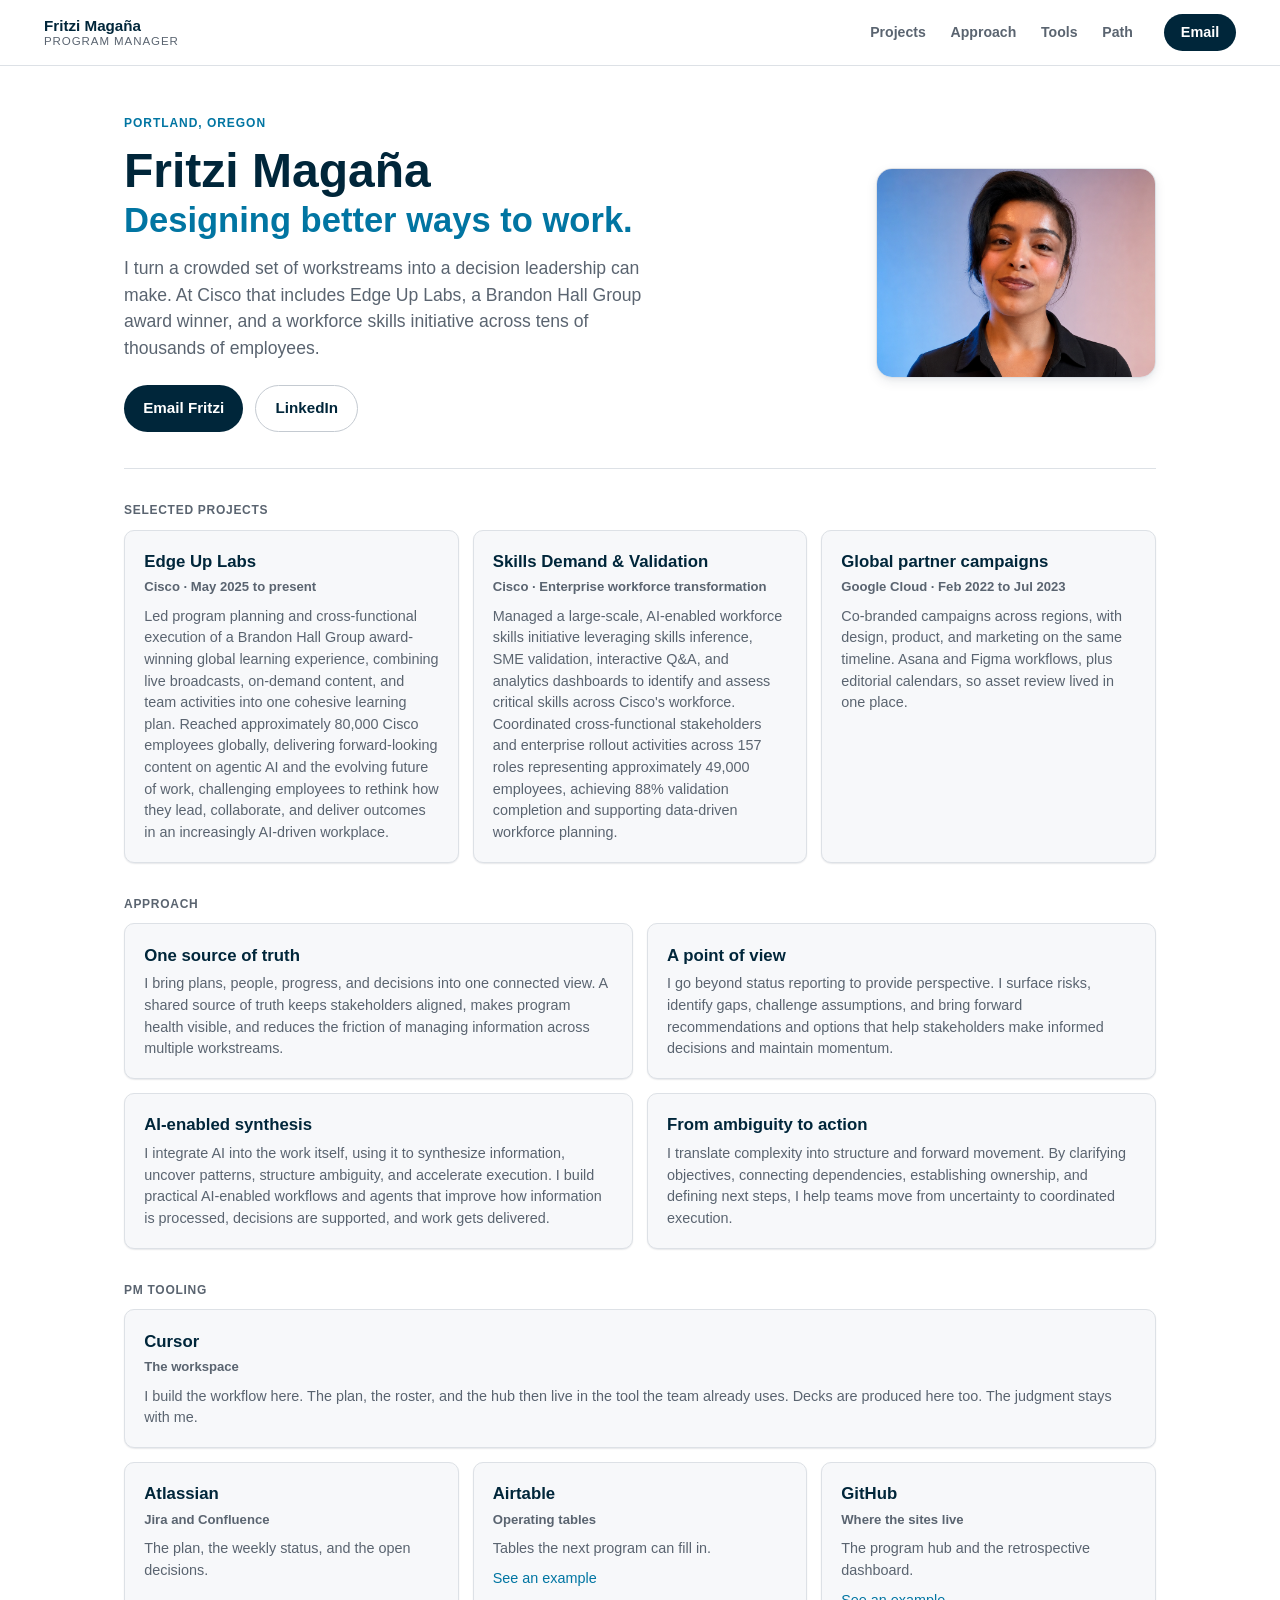
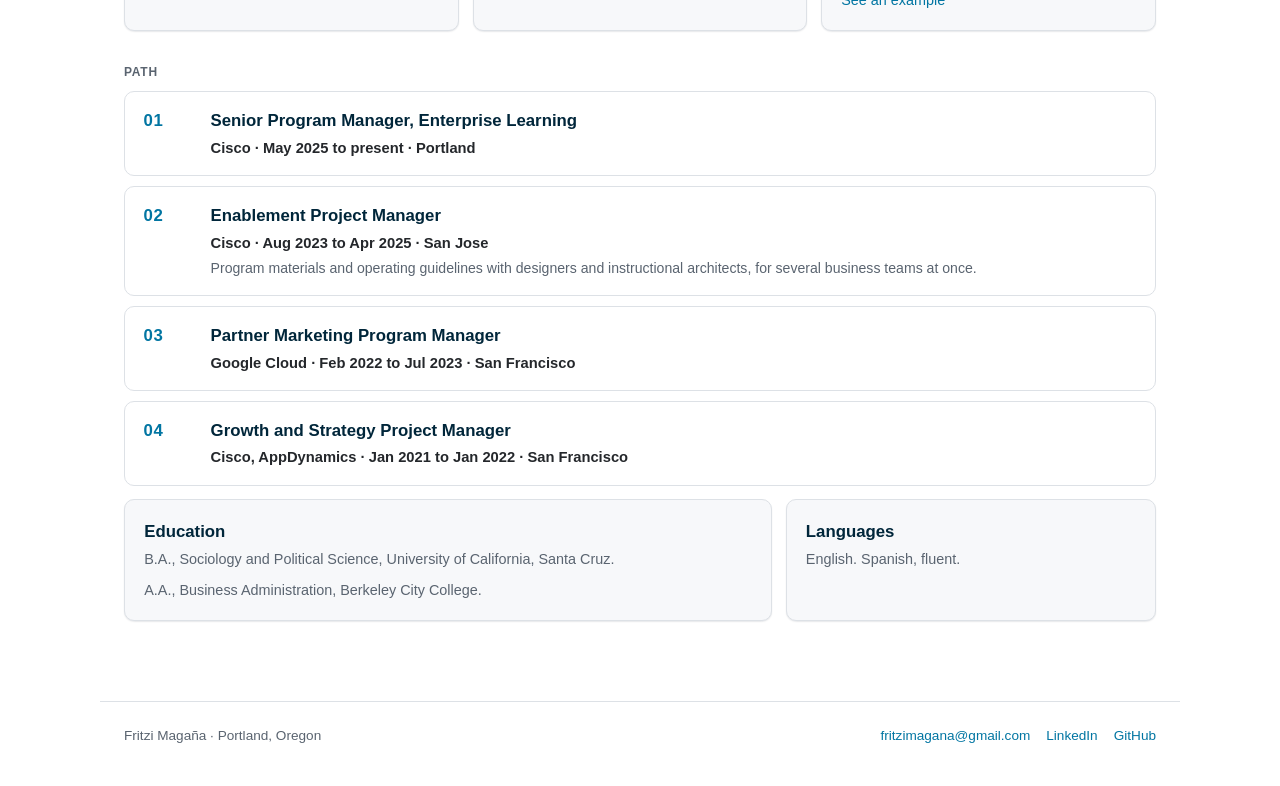
<file: index.html>
<!DOCTYPE html>
<html lang="en">
<head>
  <meta charset="utf-8">
  <meta name="viewport" content="width=device-width, initial-scale=1">
  <meta name="color-scheme" content="light">
  <title>Fritzi Magaña · Program Manager</title>
  <meta name="description" content="Fritzi Magaña designs better ways to work. People-first, AI-enabled, and outcome-driven. She turns crowded workstreams into decisions leadership can make.">
  <meta property="og:title" content="Fritzi Magaña · Program Manager">
  <meta property="og:description" content="Designing better ways to work. People-first. AI-enabled. Outcome-driven.">
  <meta property="og:type" content="profile">
  <meta property="og:url" content="https://fritzimagana.github.io/Portfolio/">
  <meta property="profile:first_name" content="Fritzi">
  <meta property="profile:last_name" content="Magaña">
  <link rel="canonical" href="https://fritzimagana.github.io/Portfolio/">
  <link rel="icon" href="assets/favicon.svg" type="image/svg+xml">
  <link rel="stylesheet" href="styles.css?v=examples1">
  <script type="application/ld+json">
  {
    "@context": "https://schema.org",
    "@type": "Person",
    "name": "Fritzi Magaña",
    "jobTitle": "Program Manager",
    "email": "fritzimagana@gmail.com",
    "url": "https://fritzimagana.github.io/Portfolio/",
    "sameAs": ["https://www.linkedin.com/in/fritzi-magana/"],
    "address": {
      "@type": "PostalAddress",
      "addressLocality": "Portland",
      "addressRegion": "OR",
      "addressCountry": "US"
    },
    "alumniOf": [
      {"@type": "CollegeOrUniversity", "name": "University of California, Santa Cruz"},
      {"@type": "CollegeOrUniversity", "name": "Berkeley City College"}
    ],
    "image": "https://fritzimagana.github.io/Portfolio/assets/fritzi.png",
    "knowsLanguage": ["English", "Spanish"]
  }
  </script>
</head>
<body id="top">
  <a class="skip-link" href="#work">Skip to projects</a>

  <header class="topbar">
    <div class="topbar-inner">
      <a class="brand" href="#top">
        <span class="brand-kicker">Fritzi Magaña</span>
        <span class="brand-mark">Program manager</span>
      </a>
      <nav class="top-nav" aria-label="Page">
        <a href="#work">Projects</a>
        <a href="#approach">Approach</a>
        <a href="#tools">Tools</a>
        <a href="#path">Path</a>
      </nav>
      <a class="apply-btn" href="mailto:fritzimagana@gmail.com">Email</a>
    </div>
  </header>

  <main id="main">
    <section class="hero" aria-labelledby="hero-title">
      <div class="hero-copy">
        <p class="hero-eyebrow">Portland, Oregon</p>
        <h1 id="hero-title">Fritzi Magaña<em>Designing better ways to work.</em></h1>
        <p class="hero-lede">I turn a crowded set of workstreams into a decision leadership can make. At Cisco that includes Edge Up Labs, a Brandon Hall Group award winner, and a workforce skills initiative across tens of thousands of employees.</p>
        <div class="hero-actions">
          <a class="btn-primary" href="mailto:fritzimagana@gmail.com">Email Fritzi</a>
          <a class="btn-secondary" href="https://www.linkedin.com/in/fritzi-magana/" rel="me noopener noreferrer">LinkedIn</a>
        </div>
      </div>
      <figure class="portrait">
        <img src="assets/fritzi.png" alt="Fritzi Magaña" width="460" height="348">
      </figure>
    </section>

    <section id="work">
      <p class="jump-kicker">Selected projects</p>
      <div class="jump-grid">
        <article class="jump-card">
          <h2>Edge Up Labs</h2>
          <p class="meta">Cisco · May 2025 to present</p>
          <p>Led program planning and cross-functional execution of a Brandon Hall Group award-winning global learning experience, combining live broadcasts, on-demand content, and team activities into one cohesive learning plan. Reached approximately 80,000 Cisco employees globally, delivering forward-looking content on agentic AI and the evolving future of work, challenging employees to rethink how they lead, collaborate, and deliver outcomes in an increasingly AI-driven workplace.</p>
        </article>
        <article class="jump-card">
          <h2>Skills Demand &amp; Validation</h2>
          <p class="meta">Cisco · Enterprise workforce transformation</p>
          <p>Managed a large-scale, AI-enabled workforce skills initiative leveraging skills inference, SME validation, interactive Q&amp;A, and analytics dashboards to identify and assess critical skills across Cisco's workforce. Coordinated cross-functional stakeholders and enterprise rollout activities across 157 roles representing approximately 49,000 employees, achieving 88% validation completion and supporting data-driven workforce planning.</p>
        </article>
        <article class="jump-card">
          <h2>Global partner campaigns</h2>
          <p class="meta">Google Cloud · Feb 2022 to Jul 2023</p>
          <p>Co-branded campaigns across regions, with design, product, and marketing on the same timeline. Asana and Figma workflows, plus editorial calendars, so asset review lived in one place.</p>
        </article>
      </div>
    </section>

    <section id="approach">
      <p class="jump-kicker">Approach</p>
      <div class="jump-grid work">
        <article class="jump-card">
          <h2>One source of truth</h2>
          <p>I bring plans, people, progress, and decisions into one connected view. A shared source of truth keeps stakeholders aligned, makes program health visible, and reduces the friction of managing information across multiple workstreams.</p>
        </article>
        <article class="jump-card">
          <h2>A point of view</h2>
          <p>I go beyond status reporting to provide perspective. I surface risks, identify gaps, challenge assumptions, and bring forward recommendations and options that help stakeholders make informed decisions and maintain momentum.</p>
        </article>
        <article class="jump-card">
          <h2>AI-enabled synthesis</h2>
          <p>I integrate AI into the work itself, using it to synthesize information, uncover patterns, structure ambiguity, and accelerate execution. I build practical AI-enabled workflows and agents that improve how information is processed, decisions are supported, and work gets delivered.</p>
        </article>
        <article class="jump-card">
          <h2>From ambiguity to action</h2>
          <p>I translate complexity into structure and forward movement. By clarifying objectives, connecting dependencies, establishing ownership, and defining next steps, I help teams move from uncertainty to coordinated execution.</p>
        </article>
      </div>
    </section>

    <section id="tools">
      <p class="jump-kicker">PM tooling</p>
      <article class="jump-card tool-base">
        <h2>Cursor</h2>
        <p class="meta">The workspace</p>
        <p>I build the workflow here. The plan, the roster, and the hub then live in the tool the team already uses. Decks are produced here too. The judgment stays with me.</p>
      </article>
      <div class="jump-grid tools">
        <article class="jump-card">
          <h2>Atlassian</h2>
          <p class="meta">Jira and Confluence</p>
          <p>The plan, the weekly status, and the open decisions.</p>
        </article>
        <article class="jump-card">
          <h2>Airtable</h2>
          <p class="meta">Operating tables</p>
          <p>Tables the next program can fill in.</p>
          <p><a href="tools/airtable.html">See an example</a></p>
        </article>
        <article class="jump-card">
          <h2>GitHub</h2>
          <p class="meta">Where the sites live</p>
          <p>The program hub and the retrospective dashboard.</p>
          <p><a href="tools/github.html">See an example</a></p>
        </article>
      </div>
    </section>

    <section id="path">
      <p class="jump-kicker">Path</p>
      <ol class="agenda-list">
        <li class="agenda-item">
          <div class="agenda-n">01</div>
          <div>
            <h2>Senior Program Manager, Enterprise Learning</h2>
            <p class="agenda-who">Cisco · May 2025 to present · Portland</p>
          </div>
        </li>
        <li class="agenda-item">
          <div class="agenda-n">02</div>
          <div>
            <h2>Enablement Project Manager</h2>
            <p class="agenda-who">Cisco · Aug 2023 to Apr 2025 · San Jose</p>
            <p class="agenda-note">Program materials and operating guidelines with designers and instructional architects, for several business teams at once.</p>
          </div>
        </li>
        <li class="agenda-item">
          <div class="agenda-n">03</div>
          <div>
            <h2>Partner Marketing Program Manager</h2>
            <p class="agenda-who">Google Cloud · Feb 2022 to Jul 2023 · San Francisco</p>
          </div>
        </li>
        <li class="agenda-item">
          <div class="agenda-n">04</div>
          <div>
            <h2>Growth and Strategy Project Manager</h2>
            <p class="agenda-who">Cisco, AppDynamics · Jan 2021 to Jan 2022 · San Francisco</p>
          </div>
        </li>
      </ol>

      <div class="jump-grid two">
        <article class="jump-card">
          <h2>Education</h2>
          <p>B.A., Sociology and Political Science, University of California, Santa Cruz.</p>
          <p>A.A., Business Administration, Berkeley City College.</p>
        </article>
        <article class="jump-card">
          <h2>Languages</h2>
          <p>English. Spanish, fluent.</p>
        </article>
      </div>
    </section>
  </main>

  <footer class="site-footer">
    <div>Fritzi Magaña · Portland, Oregon</div>
    <div class="footer-links">
      <a href="mailto:fritzimagana@gmail.com">fritzimagana@gmail.com</a>
      <a href="https://www.linkedin.com/in/fritzi-magana/" rel="noopener noreferrer">LinkedIn</a>
      <a href="https://github.com/fritzimagana" rel="noopener noreferrer">GitHub</a>
    </div>
  </footer>
</body>
</html>
</file>
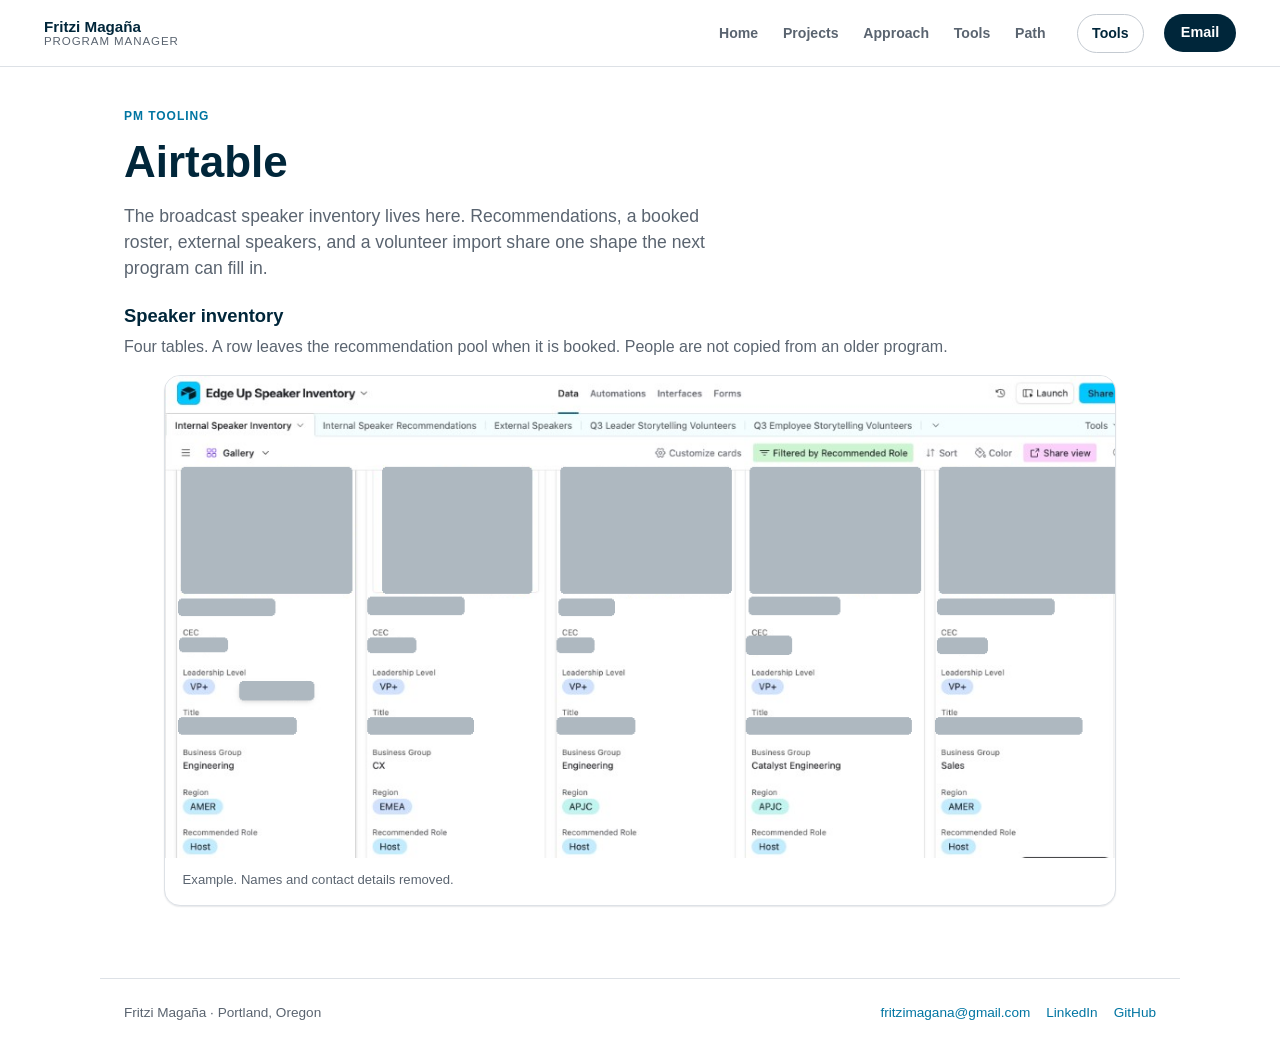
<file: tools/airtable.html>
<!DOCTYPE html>
<html lang="en">
<head>
  <meta charset="utf-8">
  <meta name="viewport" content="width=device-width, initial-scale=1">
  <meta name="color-scheme" content="light">
  <title>Airtable · Fritzi Magaña</title>
  <meta name="description" content="The broadcast speaker inventory lives in Airtable: recommendations, a booked roster, external speakers, and a volunteer import.">
  <link rel="canonical" href="https://fritzimagana.github.io/Portfolio/tools/airtable.html">
  <link rel="icon" href="../assets/favicon.svg" type="image/svg+xml">
  <link rel="stylesheet" href="../styles.css?v=examples1">
</head>
<body id="top">
  <a class="skip-link" href="#main">Skip to content</a>
  <header class="topbar">
    <div class="topbar-inner">
      <a class="brand" href="../index.html">
        <span class="brand-kicker">Fritzi Magaña</span>
        <span class="brand-mark">Program manager</span>
      </a>
      <nav class="top-nav" aria-label="Page">
        <a href="../index.html">Home</a>
        <a href="../index.html#work">Projects</a>
        <a href="../index.html#approach">Approach</a>
        <a href="../index.html#tools">Tools</a>
        <a href="../index.html#path">Path</a>
      </nav>
      <a class="header-home" href="../index.html#tools">Tools</a>
      <a class="apply-btn" href="mailto:fritzimagana@gmail.com">Email</a>
    </div>
  </header>
  <main id="main">
    <section class="skill-hero">
      <p class="hero-eyebrow">PM tooling</p>
      <h1>Airtable</h1>
      <p class="hero-lede">The broadcast speaker inventory lives here. Recommendations, a booked roster, external speakers, and a volunteer import share one shape the next program can fill in.</p>
    </section>

    <section class="example">
      <h2>Speaker inventory</h2>
      <p>Four tables. A row leaves the recommendation pool when it is booked. People are not copied from an older program.</p>
      <figure class="shot">
        <img src="../assets/examples/speaker-inventory.png" alt="A speaker inventory in gallery view. Photos, names, and titles are covered.">
        <figcaption class="shot-note">Example. Names and contact details removed.</figcaption>
      </figure>
    </section>

    <section id="local-skill" class="local-skill" hidden></section>
  </main>
  <footer class="site-footer">
    <div>Fritzi Magaña · Portland, Oregon</div>
    <div class="footer-links">
      <a href="mailto:fritzimagana@gmail.com">fritzimagana@gmail.com</a>
      <a href="https://www.linkedin.com/in/fritzi-magana/" rel="noopener noreferrer">LinkedIn</a>
      <a href="https://github.com/fritzimagana" rel="noopener noreferrer">GitHub</a>
    </div>
  </footer>
  <script>
  (function () {
    var host = location.hostname;
    if (host !== "localhost" && host !== "127.0.0.1") return;
    var slot = document.getElementById("local-skill");
    if (!slot) return;
    fetch("../private/airtable.html", { cache: "no-store" })
      .then(function (res) {
        if (!res.ok) throw new Error("missing");
        return res.text();
      })
      .then(function (html) {
        slot.innerHTML = html;
        slot.hidden = false;
      })
      .catch(function () {});
  })();
  </script>
</body>
</html>
</file>
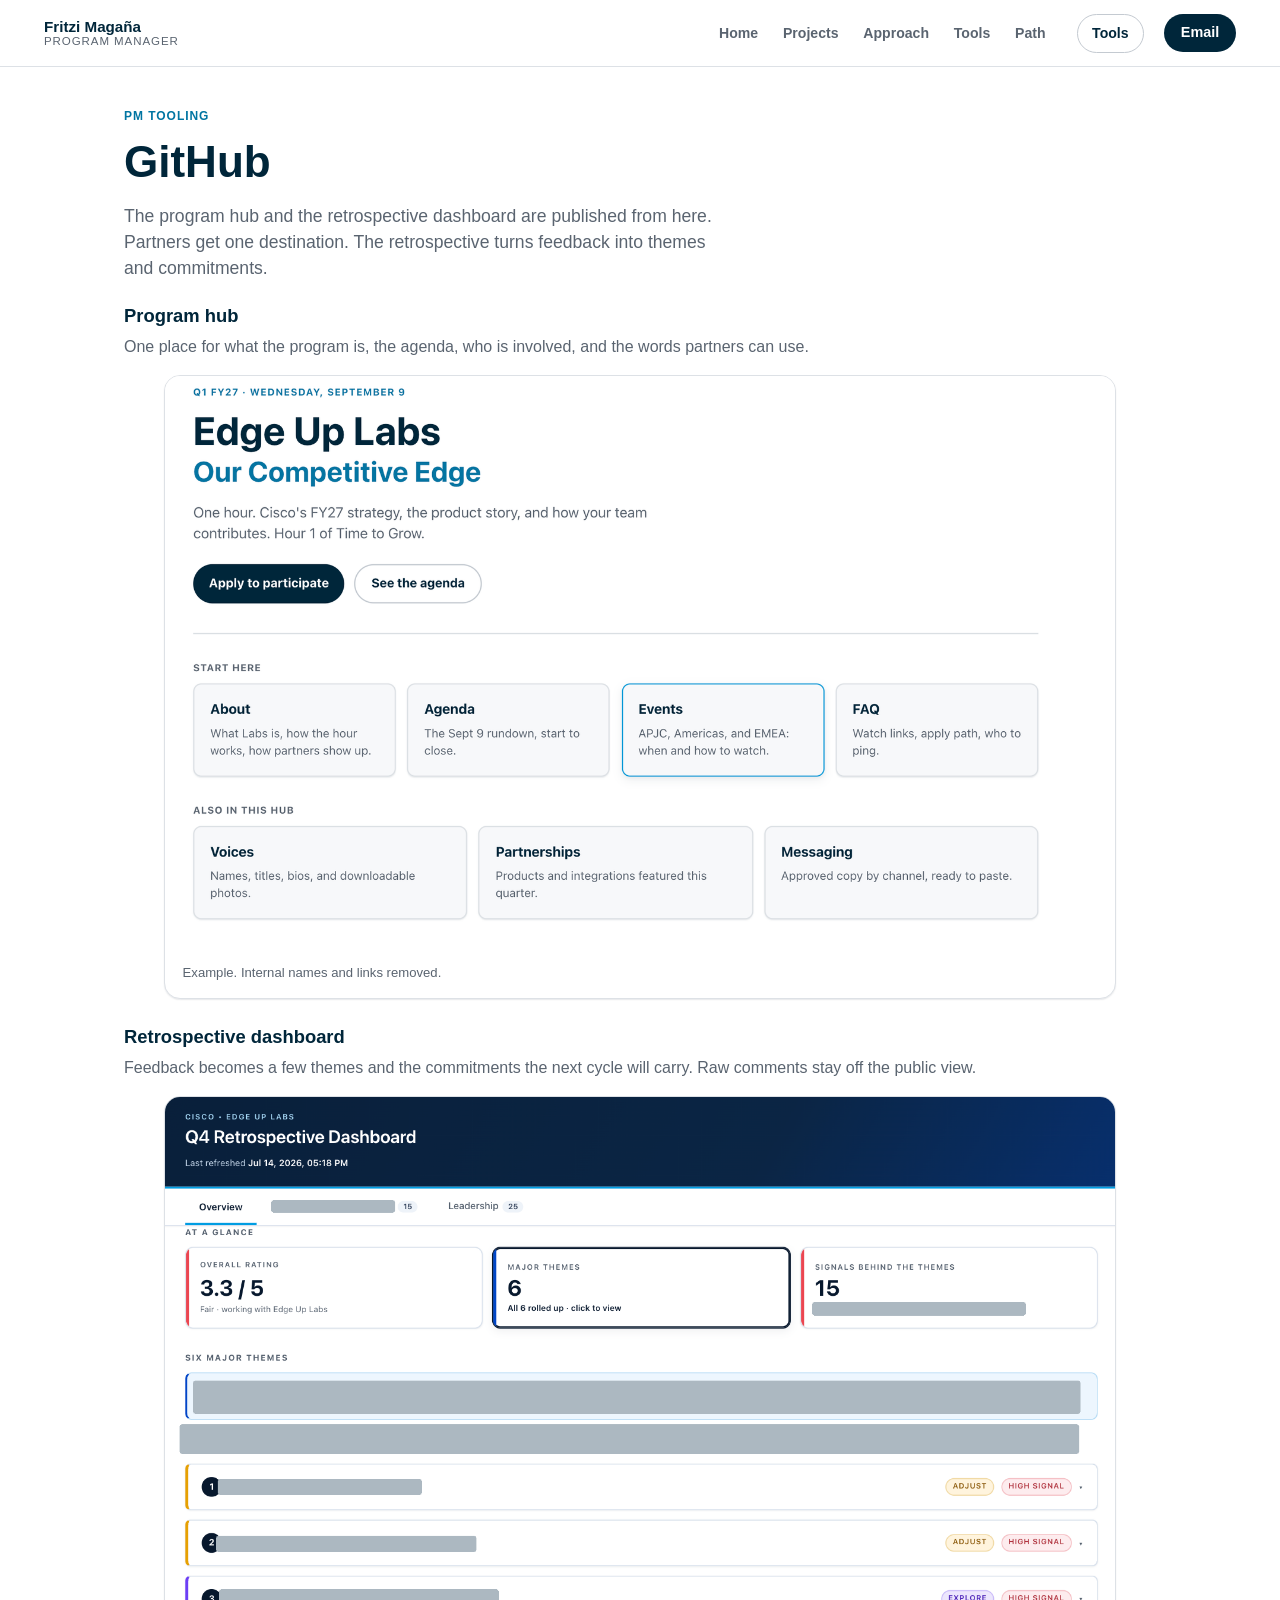
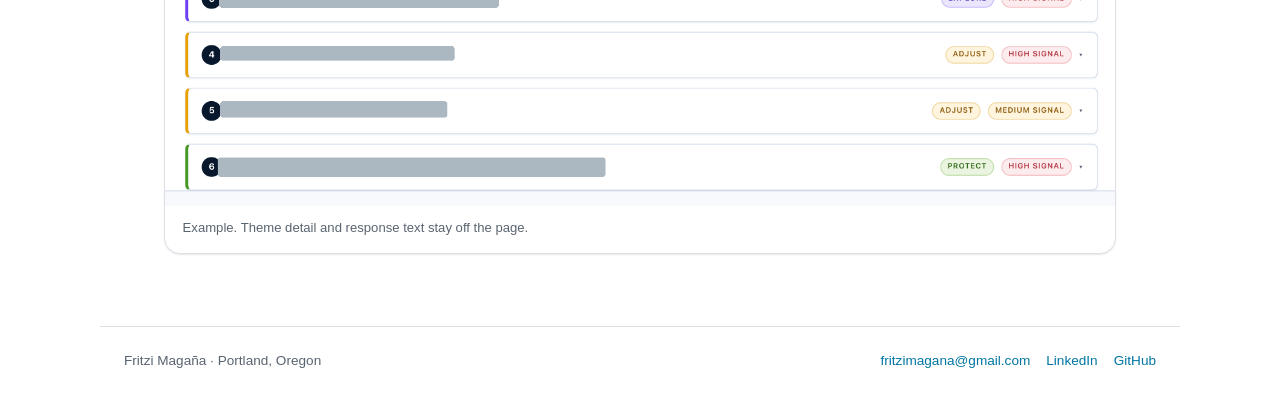
<file: tools/github.html>
<!DOCTYPE html>
<html lang="en">
<head>
  <meta charset="utf-8">
  <meta name="viewport" content="width=device-width, initial-scale=1">
  <meta name="color-scheme" content="light">
  <title>GitHub · Fritzi Magaña</title>
  <meta name="description" content="Program hubs and a retrospective dashboard are published from GitHub.">
  <link rel="canonical" href="https://fritzimagana.github.io/Portfolio/tools/github.html">
  <link rel="icon" href="../assets/favicon.svg" type="image/svg+xml">
  <link rel="stylesheet" href="../styles.css?v=examples1">
</head>
<body id="top">
  <a class="skip-link" href="#main">Skip to content</a>
  <header class="topbar">
    <div class="topbar-inner">
      <a class="brand" href="../index.html">
        <span class="brand-kicker">Fritzi Magaña</span>
        <span class="brand-mark">Program manager</span>
      </a>
      <nav class="top-nav" aria-label="Page">
        <a href="../index.html">Home</a>
        <a href="../index.html#work">Projects</a>
        <a href="../index.html#approach">Approach</a>
        <a href="../index.html#tools">Tools</a>
        <a href="../index.html#path">Path</a>
      </nav>
      <a class="header-home" href="../index.html#tools">Tools</a>
      <a class="apply-btn" href="mailto:fritzimagana@gmail.com">Email</a>
    </div>
  </header>
  <main id="main">
    <section class="skill-hero">
      <p class="hero-eyebrow">PM tooling</p>
      <h1>GitHub</h1>
      <p class="hero-lede">The program hub and the retrospective dashboard are published from here. Partners get one destination. The retrospective turns feedback into themes and commitments.</p>
    </section>

    <section class="example">
      <h2>Program hub</h2>
      <p>One place for what the program is, the agenda, who is involved, and the words partners can use.</p>
      <figure class="shot">
        <img src="../assets/examples/program-hub.png" alt="Program hub home page, with the hour, the date, and the sections partners can open.">
        <figcaption class="shot-note">Example. Internal names and links removed.</figcaption>
      </figure>
    </section>

    <section class="example">
      <h2>Retrospective dashboard</h2>
      <p>Feedback becomes a few themes and the commitments the next cycle will carry. Raw comments stay off the public view.</p>
      <figure class="shot">
        <img src="../assets/examples/retro-overview.png?v=retro2" alt="Retrospective overview. The written themes are covered.">
        <figcaption class="shot-note">Example. Theme detail and response text stay off the page.</figcaption>
      </figure>
    </section>

    <section id="local-skill" class="local-skill" hidden></section>
  </main>
  <footer class="site-footer">
    <div>Fritzi Magaña · Portland, Oregon</div>
    <div class="footer-links">
      <a href="mailto:fritzimagana@gmail.com">fritzimagana@gmail.com</a>
      <a href="https://www.linkedin.com/in/fritzi-magana/" rel="noopener noreferrer">LinkedIn</a>
      <a href="https://github.com/fritzimagana" rel="noopener noreferrer">GitHub</a>
    </div>
  </footer>
  <script>
  (function () {
    var host = location.hostname;
    if (host !== "localhost" && host !== "127.0.0.1") return;
    var slot = document.getElementById("local-skill");
    if (!slot) return;
    fetch("../private/github.html", { cache: "no-store" })
      .then(function (res) {
        if (!res.ok) throw new Error("missing");
        return res.text();
      })
      .then(function (html) {
        slot.innerHTML = html;
        slot.hidden = false;
      })
      .catch(function () {});
  })();
  </script>
</body>
</html>
</file>
<file: styles.css>
/*
 * Portfolio laid out like the EUL Hub home.
 * Cisco FY26 Light palette. Flat type. No magenta or orange as text.
 */

:root {
  --c-blue-primary: #049FD9;
  --c-blue-mid: #0175A2;
  --c-blue-deep: #005073;
  --c-navy: #00263A;
  --n-0: #FFFFFF;
  --n-25: #F7F8FA;
  --n-50: #EEF0F3;
  --n-100: #DDE1E6;
  --n-200: #C4CAD1;
  --n-600: #5A6470;
  --n-800: #24272B;
  --radius: 10px;
  --radius-lg: 16px;
  --max: 1080px;
  --shadow-sm: 0 1px 2px rgba(0, 38, 58, 0.06), 0 1px 1px rgba(0, 38, 58, 0.04);
  --shadow-md: 0 4px 12px rgba(0, 38, 58, 0.08), 0 2px 4px rgba(0, 38, 58, 0.04);
  --font-sans: "CiscoSansTT", "Cisco Sans", -apple-system, BlinkMacSystemFont, "Segoe UI", Roboto, "Helvetica Neue", Arial, sans-serif;
}

* { box-sizing: border-box; }
html { scroll-behavior: smooth; }

body {
  margin: 0;
  font-family: var(--font-sans);
  color: var(--n-800);
  background: var(--n-0);
  line-height: 1.5;
  -webkit-font-smoothing: antialiased;
}

a { color: var(--c-blue-mid); text-decoration: none; }
a:hover { text-decoration: underline; }
img { max-width: 100%; display: block; }

.skip-link {
  position: absolute;
  left: -9999px;
  top: 0;
  padding: 0.75rem 1rem;
  background: var(--c-navy);
  color: var(--n-0);
  z-index: 999;
}
.skip-link:focus { left: 1rem; top: 1rem; }

.topbar {
  position: sticky;
  top: 0;
  z-index: 40;
  background: var(--n-0);
  border-bottom: 1px solid var(--n-100);
}
.topbar-inner {
  max-width: 1240px;
  margin: 0 auto;
  padding: 0.85rem 1.5rem;
  display: flex;
  align-items: center;
  gap: 1.25rem;
}
.brand {
  display: flex;
  flex-direction: column;
  line-height: 1.15;
  color: var(--c-navy);
  text-decoration: none;
  min-width: 9rem;
}
.brand:hover { text-decoration: none; color: var(--c-blue-mid); }
.brand-kicker { font-weight: 700; font-size: 0.95rem; }
.brand-mark {
  font-size: 0.72rem;
  letter-spacing: 0.08em;
  text-transform: uppercase;
  color: var(--n-600);
}
.top-nav {
  display: flex;
  flex-wrap: wrap;
  gap: 0.15rem;
  margin-left: auto;
}
.top-nav a {
  padding: 0.45rem 0.7rem;
  border-radius: 999px;
  color: var(--n-600);
  font-weight: 600;
  font-size: 0.88rem;
}
.top-nav a:hover { color: var(--c-navy); background: var(--n-25); text-decoration: none; }

.apply-btn {
  display: inline-flex;
  align-items: center;
  padding: 0.5rem 1.05rem;
  background: var(--c-navy);
  color: var(--n-0);
  border-radius: 999px;
  font-weight: 700;
  font-size: 0.9rem;
  white-space: nowrap;
}
.apply-btn:hover { background: var(--c-blue-deep); color: var(--n-0); text-decoration: none; }

#main {
  max-width: var(--max);
  margin: 0 auto;
  padding: 0 1.5rem 3rem;
}

.hero {
  display: grid;
  grid-template-columns: minmax(0, 1fr) 280px;
  gap: 3rem;
  align-items: center;
  padding: 3rem 0 2.25rem;
  border-bottom: 1px solid var(--n-100);
  margin-bottom: 2rem;
}
.hero-eyebrow {
  font-size: 0.75rem;
  font-weight: 700;
  letter-spacing: 0.08em;
  text-transform: uppercase;
  color: var(--c-blue-mid);
  margin: 0 0 0.75rem;
}
.hero h1 {
  margin: 0;
  font-size: clamp(2rem, 4vw, 3rem);
  line-height: 1.12;
  color: var(--c-navy);
  font-weight: 700;
}
.hero h1 em {
  display: block;
  font-style: normal;
  color: var(--c-blue-mid);
  font-size: 0.72em;
  margin-top: 0.2rem;
}
.hero-lede {
  margin: 1rem 0 0;
  font-size: 1.1rem;
  color: var(--n-600);
  max-width: 54ch;
}
.hero-actions {
  display: flex;
  flex-wrap: wrap;
  gap: 0.75rem;
  margin-top: 1.5rem;
}
.btn-primary, .btn-secondary {
  display: inline-flex;
  align-items: center;
  padding: 0.7rem 1.2rem;
  border-radius: 999px;
  font-weight: 700;
  font-size: 0.95rem;
}
.btn-primary { background: var(--c-navy); color: var(--n-0); }
.btn-primary:hover { background: var(--c-blue-deep); color: var(--n-0); text-decoration: none; }
.btn-secondary {
  background: var(--n-0);
  color: var(--c-navy);
  border: 1px solid var(--n-200);
}
.btn-secondary:hover { background: var(--n-25); text-decoration: none; }

.portrait {
  margin: 0;
  border-radius: var(--radius-lg);
  overflow: hidden;
  border: 1px solid var(--n-100);
  box-shadow: var(--shadow-md);
  background: var(--n-25);
  aspect-ratio: 4 / 3;
}
.portrait img {
  width: 100%;
  height: 100%;
  object-fit: cover;
  object-position: center 20%;
}

.jump-kicker {
  margin: 0.5rem 0 0.65rem;
  font-size: 0.75rem;
  font-weight: 700;
  letter-spacing: 0.06em;
  text-transform: uppercase;
  color: var(--n-600);
}
.jump-grid {
  display: grid;
  grid-template-columns: repeat(3, 1fr);
  gap: 0.85rem;
  margin: 0 0 2rem;
}
.jump-grid.two { grid-template-columns: 1.4fr 0.8fr; margin-top: 0.85rem; }
.jump-grid.work { grid-template-columns: 1fr 1fr; }
.jump-grid.tools { grid-template-columns: repeat(3, 1fr); }
.tool-base { margin: 0 0 0.85rem; }
.jump-card.wide { margin: 0 0 2rem; }
.jump-card {
  display: block;
  padding: 1.15rem 1.2rem;
  border: 1px solid var(--n-100);
  border-radius: var(--radius);
  background: var(--n-25);
  color: inherit;
  box-shadow: var(--shadow-sm);
}
.jump-card h2 {
  margin: 0 0 0.35rem;
  font-size: 1.05rem;
  color: var(--c-navy);
}
.jump-card .meta {
  margin: -0.15rem 0 0.45rem;
  color: var(--n-600);
  font-size: 0.82rem;
  font-weight: 600;
}
.jump-card p { margin: 0; color: var(--n-600); font-size: 0.9rem; }
.jump-card p + p { margin-top: 0.55rem; }

.agenda-list {
  list-style: none;
  margin: 0;
  padding: 0;
  display: flex;
  flex-direction: column;
  gap: 0.65rem;
}
.agenda-item {
  display: grid;
  grid-template-columns: 3.2rem 1fr;
  gap: 1rem;
  padding: 1rem 1.15rem;
  border: 1px solid var(--n-100);
  border-radius: var(--radius);
  background: var(--n-0);
}
.agenda-n {
  font-weight: 700;
  color: var(--c-blue-mid);
  font-size: 1.05rem;
  letter-spacing: 0.04em;
}
.agenda-item h2 { margin: 0; font-size: 1.05rem; color: var(--c-navy); }
.agenda-who { margin: 0.2rem 0 0; font-weight: 600; font-size: 0.92rem; color: var(--n-800); }
.agenda-note { margin: 0.25rem 0 0; color: var(--n-600); font-size: 0.88rem; }

.site-footer {
  max-width: var(--max);
  margin: 0 auto 2.5rem;
  padding: 1.5rem 1.5rem 0;
  color: var(--n-600);
  font-size: 0.85rem;
  display: flex;
  flex-wrap: wrap;
  gap: 1rem;
  justify-content: space-between;
  border-top: 1px solid var(--n-100);
}
.footer-links { display: flex; flex-wrap: wrap; gap: 1rem; }
.footer-links a { color: var(--c-blue-mid); }

:focus-visible {
  outline: 2px solid var(--c-blue-primary);
  outline-offset: 3px;
}

.header-home {
  display: inline-flex;
  align-items: center;
  padding: 0.5rem 0.9rem;
  border: 1px solid var(--n-200);
  border-radius: 999px;
  color: var(--c-navy);
  font-weight: 700;
  font-size: 0.88rem;
  white-space: nowrap;
}
.header-home:hover { background: var(--n-25); color: var(--c-navy); text-decoration: none; }

.skill-hero { padding: 2.5rem 0 1.25rem; }
.skill-hero h1 {
  margin: 0;
  font-size: clamp(2rem, 4vw, 2.75rem);
  line-height: 1.12;
  color: var(--c-navy);
}
.skill-hero .hero-lede { max-width: 62ch; }

.file-links {
  list-style: none;
  margin: 0 0 2rem;
  padding: 0;
  display: flex;
  flex-direction: column;
  gap: 0.65rem;
}
.file-links li {
  display: flex;
  flex-wrap: wrap;
  gap: 0.35rem 1rem;
  align-items: baseline;
  padding: 0.9rem 1.1rem;
  border: 1px solid var(--n-100);
  border-radius: var(--radius);
  background: var(--n-0);
}
.file-links a { font-weight: 700; }
.file-links span { color: var(--n-600); font-size: 0.88rem; }
code {
  font-family: ui-monospace, SFMono-Regular, Menlo, Consolas, monospace;
  font-size: 0.86em;
  color: var(--c-navy);
}

.header-home {
  display: inline-flex;
  align-items: center;
  padding: 0.5rem 0.9rem;
  border: 1px solid var(--n-200);
  border-radius: 999px;
  color: var(--c-navy);
  font-weight: 700;
  font-size: 0.88rem;
  white-space: nowrap;
}
.header-home:hover { background: var(--n-25); color: var(--c-navy); text-decoration: none; }

.skill-hero { padding: 2.5rem 0 1.25rem; }
.skill-hero h1 {
  margin: 0;
  font-size: clamp(2rem, 4vw, 2.75rem);
  line-height: 1.12;
  color: var(--c-navy);
}
.skill-hero .hero-lede { max-width: 62ch; }

.skill-row {
  display: grid;
  grid-template-columns: 1fr 1.05fr;
  gap: 1.25rem;
  align-items: center;
  margin: 0 0 1.25rem;
  padding: 1.15rem;
  border: 1px solid var(--n-100);
  border-radius: var(--radius-lg);
  background: var(--n-0);
  box-shadow: var(--shadow-sm);
}
.skill-row h2 { margin: 0 0 0.4rem; font-size: 1.2rem; color: var(--c-navy); }
.skill-row p { margin: 0; color: var(--n-600); }
.mock {
  background: var(--n-25);
  border: 1px solid var(--n-100);
  border-radius: var(--radius);
  padding: 0.85rem;
  min-height: 11rem;
}
.mock-top {
  display: flex;
  flex-wrap: wrap;
  gap: 0.4rem;
  margin-bottom: 0.7rem;
}
.pill {
  display: inline-block;
  padding: 0.2rem 0.5rem;
  border-radius: 999px;
  background: var(--n-0);
  border: 1px solid var(--n-100);
  color: var(--c-navy);
  font-size: 0.68rem;
  font-weight: 700;
}
.pill.on { background: var(--c-navy); color: var(--n-0); border-color: var(--c-navy); }
.bars { display: flex; flex-direction: column; gap: 0.4rem; }
.bar {
  height: 0.55rem;
  border-radius: 999px;
  background: var(--c-blue-primary);
}
.bar.mid { width: 72%; background: var(--c-blue-mid); }
.bar.short { width: 46%; background: var(--c-blue-deep); }
.mock-grid {
  display: grid;
  grid-template-columns: 1fr 1fr;
  gap: 0.45rem;
}
.mock-cell {
  background: var(--n-0);
  border: 1px solid var(--n-100);
  border-radius: 8px;
  padding: 0.45rem 0.5rem;
  min-height: 3.2rem;
}
.mock-cell strong {
  display: block;
  color: var(--c-navy);
  font-size: 0.72rem;
}
.mock-cell span { color: var(--n-600); font-size: 0.68rem; }
.slide {
  background: var(--n-0);
  border-radius: 8px;
  padding: 0.7rem;
  min-height: 9.5rem;
}
.slide h3 {
  margin: 0 0 0.55rem;
  color: var(--c-navy);
  font-size: 0.85rem;
}

.example {
  margin: 0 0 1.5rem;
}
.example h2 {
  margin: 0 0 0.35rem;
  font-size: 1.15rem;
  color: var(--c-navy);
}
.example > p { margin: 0 0 0.75rem; color: var(--n-600); }
.shot {
  background: var(--n-0);
  border: 1px solid var(--n-100);
  border-radius: var(--radius-lg);
  box-shadow: var(--shadow-sm);
  overflow: hidden;
}
.shot-bar {
  display: flex;
  gap: 0.35rem;
  padding: 0.7rem 0.9rem;
  background: var(--n-25);
  border-bottom: 1px solid var(--n-100);
}
.shot-bar i {
  width: 0.45rem;
  height: 0.45rem;
  border-radius: 50%;
  background: var(--n-200);
  display: block;
}
.shot-body { padding: 1rem 1.1rem 1.15rem; }
.shot img {
  display: block;
  width: 100%;
  height: auto;
  background: #fff;
}
.shot img + .shot-note { padding-top: 0.75rem; }
.shot-title {
  height: 0.7rem;
  width: 38%;
  border-radius: 999px;
  background: var(--c-navy);
  margin-bottom: 0.9rem;
}
.redact {
  height: 0.55rem;
  border-radius: 999px;
  margin: 0.45rem 0;
  background: var(--n-200);
  filter: blur(1.5px);
}
.redact.w2 { width: 92%; }
.redact.w3 { width: 76%; }
.redact.w4 { width: 61%; }
.shot-note {
  margin: 0;
  padding: 0 1.1rem 0.95rem;
  color: var(--n-600);
  font-size: 0.82rem;
}
.local-skill {
  margin: 0.5rem 0 2rem;
  padding: 1.15rem 1.2rem;
  border: 1px dashed var(--n-200);
  border-radius: var(--radius);
  background: var(--n-25);
}
.local-skill h2 { margin: 0.4rem 0; font-size: 1.05rem; color: var(--c-navy); }
.local-skill p { margin: 0 0 0.65rem; color: var(--n-600); }

@media (max-width: 900px) {
  .topbar-inner { flex-wrap: wrap; }
  .top-nav { margin-left: 0; width: 100%; order: 4; }
  .apply-btn { margin-left: auto; }
  .hero, .jump-grid, .jump-grid.two, .jump-grid.work, .jump-grid.tools, .skill-row { grid-template-columns: 1fr; }
  .portrait { max-width: 20rem; }
  .agenda-item { grid-template-columns: 2.4rem 1fr; }
}

@media (prefers-reduced-motion: reduce) {
  html { scroll-behavior: auto; }
}
</file>
